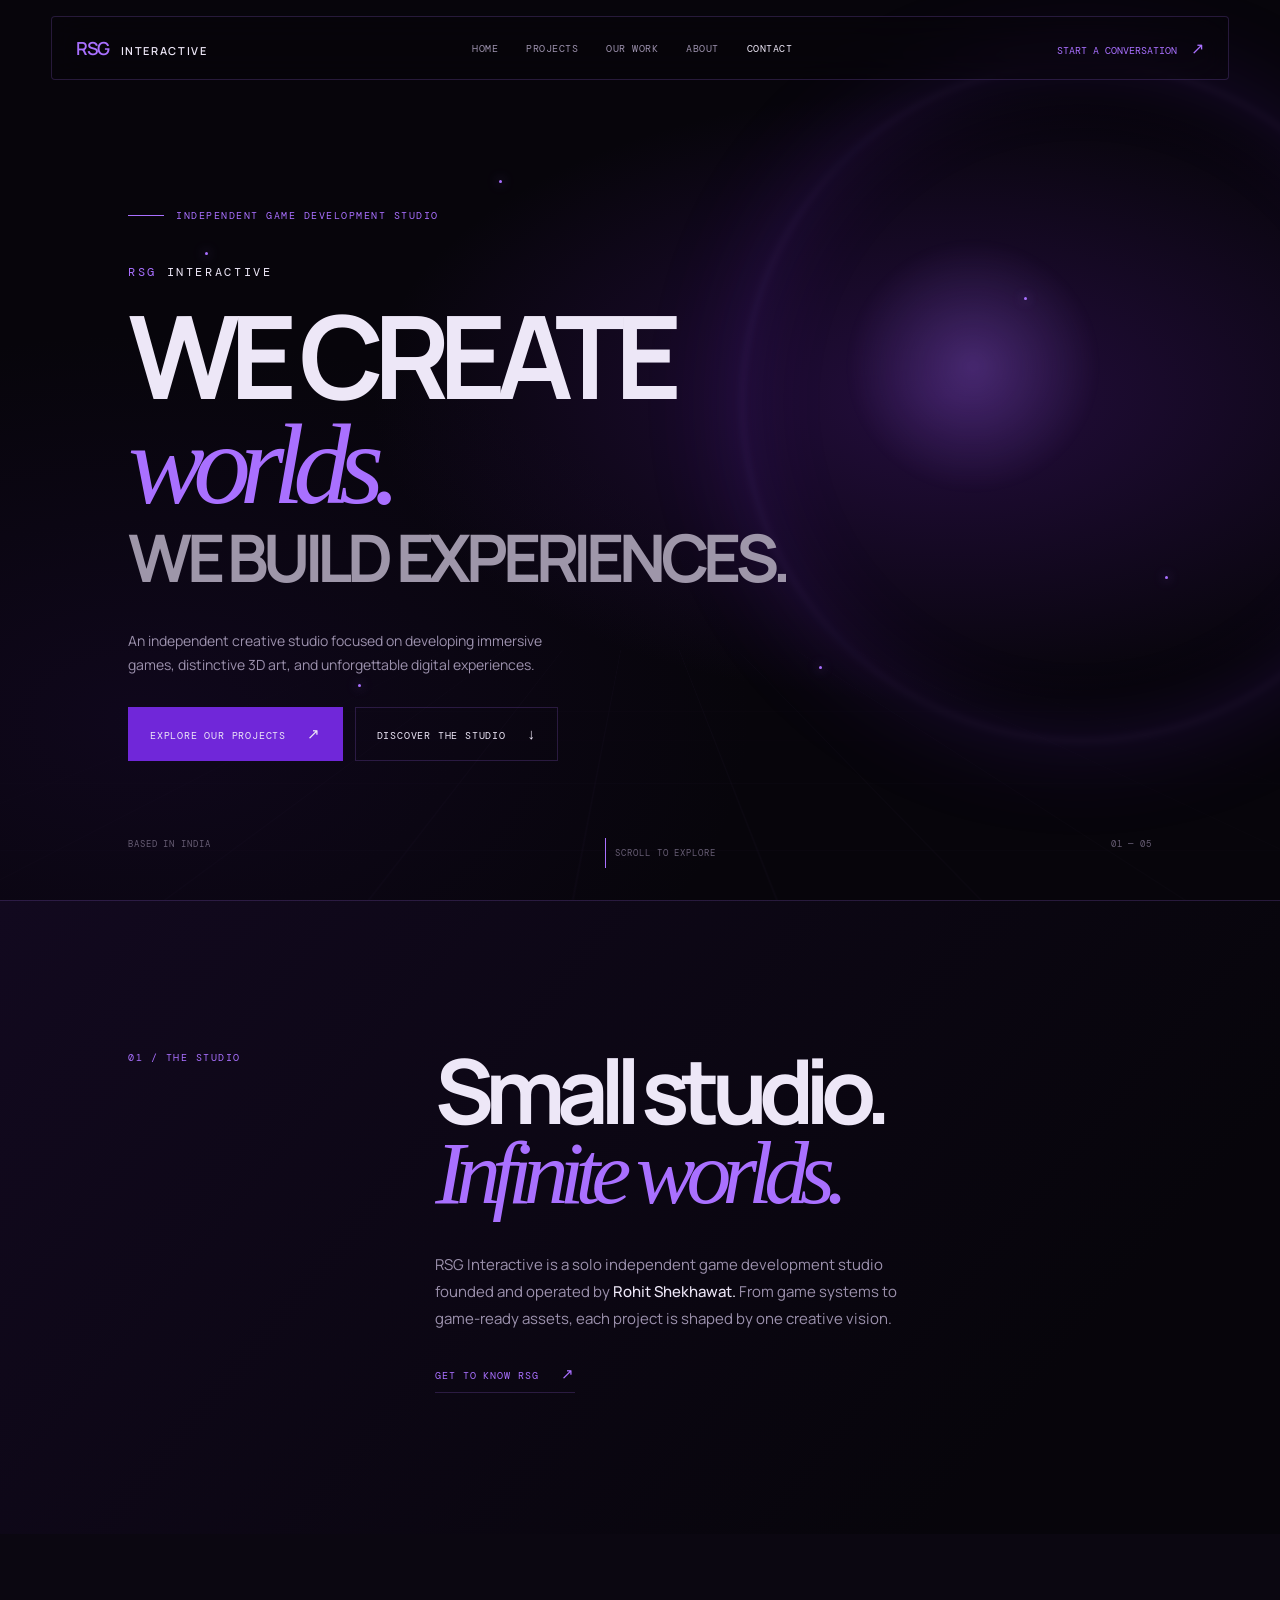
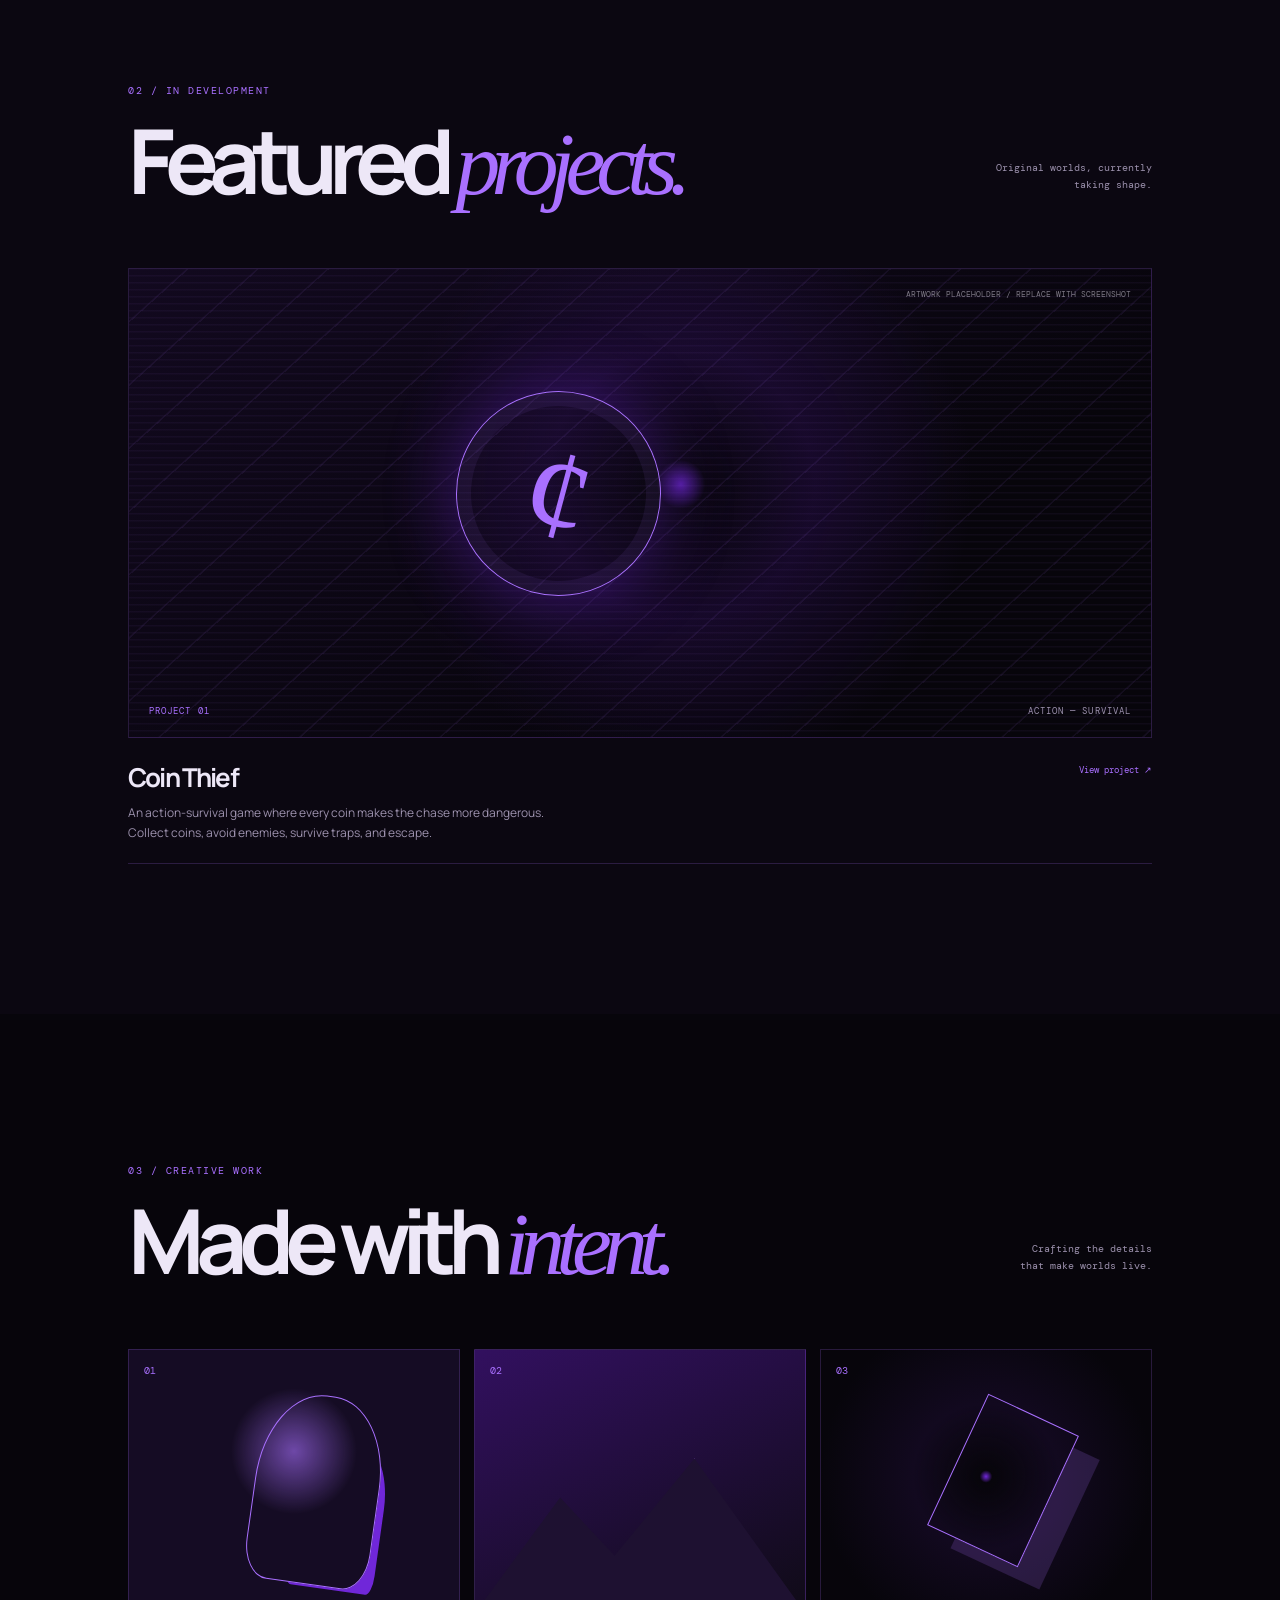
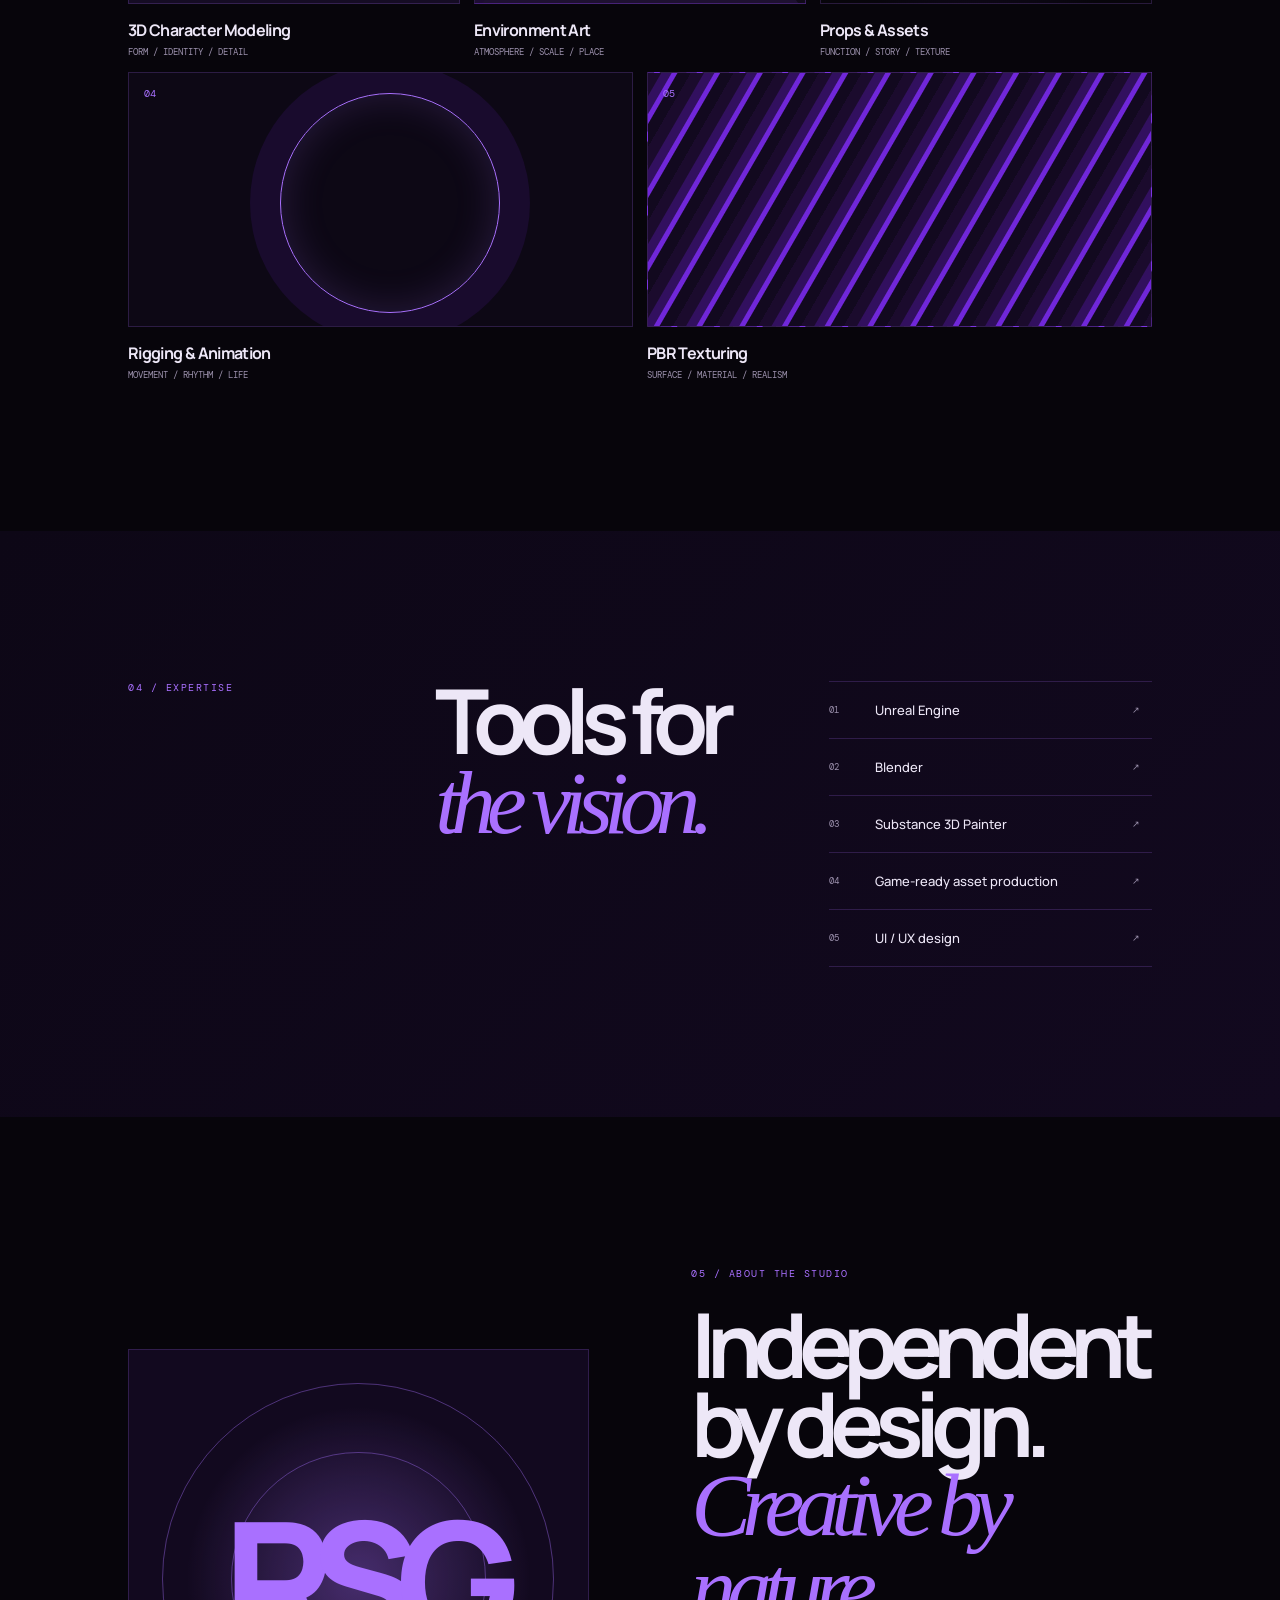
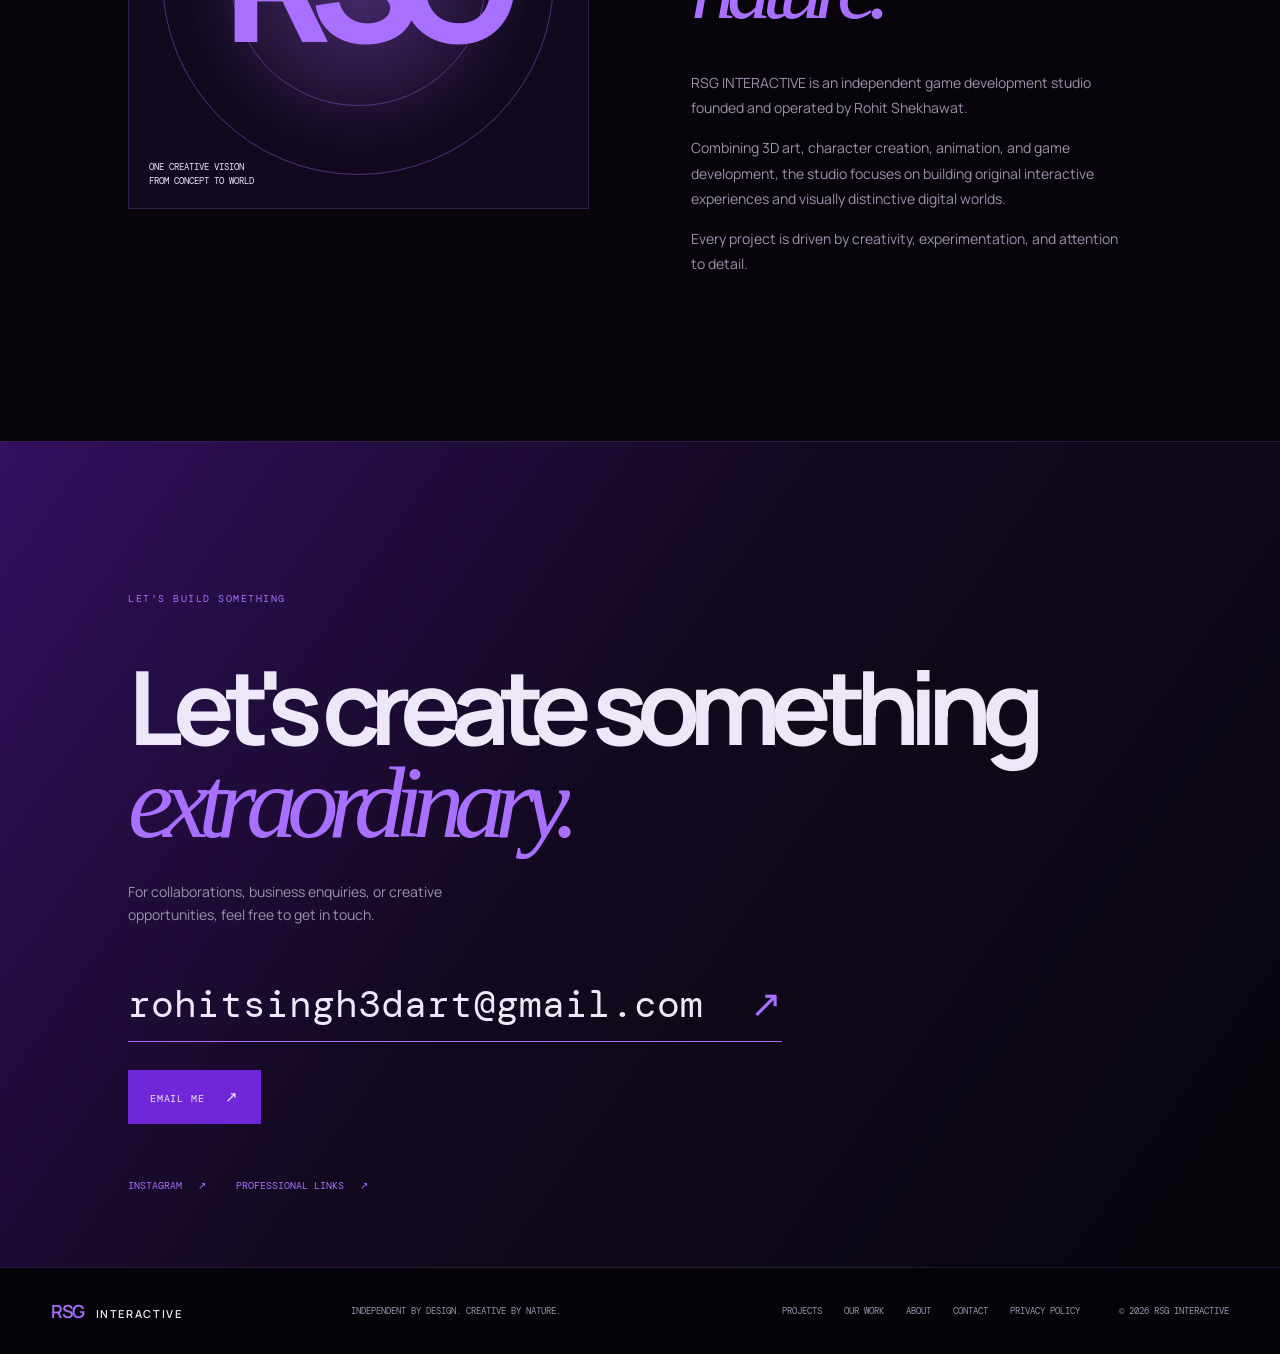
<file: index.html>
<!doctype html>
<html lang="en">
<head>
  <meta charset="utf-8">
  <meta name="viewport" content="width=device-width, initial-scale=1">
  <meta name="description" content="RSG Interactive is Rohit Shekhawat's independent game development studio creating immersive games, distinctive 3D art, and unforgettable digital experiences.">
  <meta name="theme-color" content="#07050b">
  <title>RSG Interactive — We Create Worlds</title>
  <link rel="preconnect" href="https://fonts.googleapis.com">
  <link rel="preconnect" href="https://fonts.gstatic.com" crossorigin>
  <link href="https://fonts.googleapis.com/css2?family=DM+Mono:wght@400;500&family=Manrope:wght@400;500;600;700;800&display=swap" rel="stylesheet">
  <link rel="stylesheet" href="style.css">
</head>
<body>
  <div class="cursor-glow" aria-hidden="true"></div>
  <header class="site-header" id="home">
    <a class="brand" href="#home" aria-label="RSG Interactive home"><span>RSG</span> INTERACTIVE</a>
    <nav class="site-nav" aria-label="Primary navigation">
      <a class="active" href="#home">Home</a><a href="#projects">Projects</a><a href="#work">Our Work</a><a href="#about">About</a><a href="#contact">Contact</a>
    </nav>
    <a class="nav-contact" href="#contact">Start a conversation <span>↗</span></a>
    <button class="menu-toggle" type="button" aria-label="Open navigation" aria-expanded="false"><i></i><i></i></button>
  </header>

  <main>
    <section class="hero">
      <div class="orb orb-one"></div><div class="orb orb-two"></div><div class="hero-grid"></div>
      <div class="particles" aria-hidden="true"><i></i><i></i><i></i><i></i><i></i><i></i></div>
      <div class="hero-copy reveal">
        <p class="kicker"><span></span> Independent game development studio</p>
        <p class="hero-brand">RSG <b>INTERACTIVE</b></p>
        <h1>We create<br><em>worlds.</em><br><span>We build experiences.</span></h1>
        <p class="hero-lede">An independent creative studio focused on developing immersive games, distinctive 3D art, and unforgettable digital experiences.</p>
        <div class="hero-actions"><a class="button button-primary" href="#projects">Explore our projects <span>↗</span></a><a class="button button-ghost" href="#about">Discover the studio <span>↓</span></a></div>
      </div>
      <div class="hero-meta"><span>Based in India</span><span class="scroll-note"><i></i> Scroll to explore</span><span>01 — 05</span></div>
    </section>

    <section class="intro section-wrap">
      <div class="section-tag">01 / The studio</div>
      <div class="intro-content"><h2>Small studio.<br><em>Infinite worlds.</em></h2><p>RSG Interactive is a solo independent game development studio founded and operated by <strong>Rohit Shekhawat.</strong> From game systems to game-ready assets, each project is shaped by one creative vision.</p><a class="arrow-link" href="#about">Get to know RSG <span>↗</span></a></div>
    </section>

    <section class="projects section-wrap" id="projects">
      <div class="section-head"><div><div class="section-tag">02 / In development</div><h2>Featured <em>projects.</em></h2></div><p>Original worlds, currently<br>taking shape.</p></div>
      <div class="project-grid">
        <article class="project-card project-coin reveal">
          <div class="project-image placeholder-coin"><span class="placeholder-label">Artwork placeholder / replace with screenshot</span><div class="coin-symbol">¢</div><div class="scan-lines"></div><span class="project-index">PROJECT 01</span><span class="project-type">ACTION — SURVIVAL</span></div>
          <div class="project-caption"><div><h3>Coin Thief</h3><p>An action-survival game where every coin makes the chase more dangerous. Collect coins, avoid enemies, survive traps, and escape.</p></div><span class="project-link">View project ↗</span></div>
        </article>
      </div>
    </section>

    <section class="work section-wrap" id="work">
      <div class="section-head"><div><div class="section-tag">03 / Creative work</div><h2>Made with <em>intent.</em></h2></div><p>Crafting the details<br>that make worlds live.</p></div>
      <div class="work-grid">
        <article class="work-tile tile-character"><div class="tile-art"><span>01</span><div class="wire-figure"></div></div><h3>3D Character Modeling</h3><p>Form / identity / detail</p></article>
        <article class="work-tile tile-environment"><div class="tile-art"><span>02</span><div class="mountain-art"></div></div><h3>Environment Art</h3><p>Atmosphere / scale / place</p></article>
        <article class="work-tile tile-props"><div class="tile-art"><span>03</span><div class="prop-art"></div></div><h3>Props & Assets</h3><p>Function / story / texture</p></article>
        <article class="work-tile tile-animation"><div class="tile-art"><span>04</span><div class="orbit-art"></div></div><h3>Rigging & Animation</h3><p>Movement / rhythm / life</p></article>
        <article class="work-tile tile-texture"><div class="tile-art"><span>05</span><div class="texture-art"></div></div><h3>PBR Texturing</h3><p>Surface / material / realism</p></article>
      </div>
    </section>

    <section class="expertise section-wrap">
      <div class="section-tag">04 / Expertise</div><div class="expertise-content"><h2>Tools for<br><em>the vision.</em></h2><div class="skill-list"><div><span>01</span><b>Unreal Engine</b><i>↗</i></div><div><span>02</span><b>Blender</b><i>↗</i></div><div><span>03</span><b>Substance 3D Painter</b><i>↗</i></div><div><span>04</span><b>Game-ready asset production</b><i>↗</i></div><div><span>05</span><b>UI / UX design</b><i>↗</i></div></div></div>
    </section>

    <section class="about section-wrap" id="about"><div class="about-visual"><span>RSG</span><small>ONE CREATIVE VISION<br>FROM CONCEPT TO WORLD</small></div><div class="about-copy"><div class="section-tag">05 / About the studio</div><h2>Independent by design.<br><em>Creative by nature.</em></h2><p>RSG INTERACTIVE is an independent game development studio founded and operated by Rohit Shekhawat.</p><p>Combining 3D art, character creation, animation, and game development, the studio focuses on building original interactive experiences and visually distinctive digital worlds.</p><p>Every project is driven by creativity, experimentation, and attention to detail.</p></div></section>

    <section class="contact" id="contact"><div class="section-tag">Let’s build something</div><h2>Let's create something<br><em>extraordinary.</em></h2><p>For collaborations, business enquiries, or creative opportunities, feel free to get in touch.</p><a class="contact-email" href="mailto:rohitsingh3dart@gmail.com">rohitsingh3dart@gmail.com <span>↗</span></a><a class="button button-contact" href="mailto:rohitsingh3dart@gmail.com">Email Me <span>↗</span></a><div class="socials"><a href="https://www.instagram.com/gamedev_rohit/" target="_blank" rel="noreferrer">Instagram <span>↗</span></a><a href="#contact">Professional links <span>↗</span></a></div></section>
  </main>
  <footer class="footer"><a class="brand" href="#home"><span>RSG</span> INTERACTIVE</a><p>Independent by Design. Creative by Nature.</p><nav aria-label="Footer navigation"><a href="#projects">Projects</a><a href="#work">Our Work</a><a href="#about">About</a><a href="#contact">Contact</a><a href="privacy-policy.html">Privacy policy</a></nav><small>© <span id="year"></span> RSG INTERACTIVE</small></footer>
  <script src="script.js"></script>
</body>
</html>
</file>
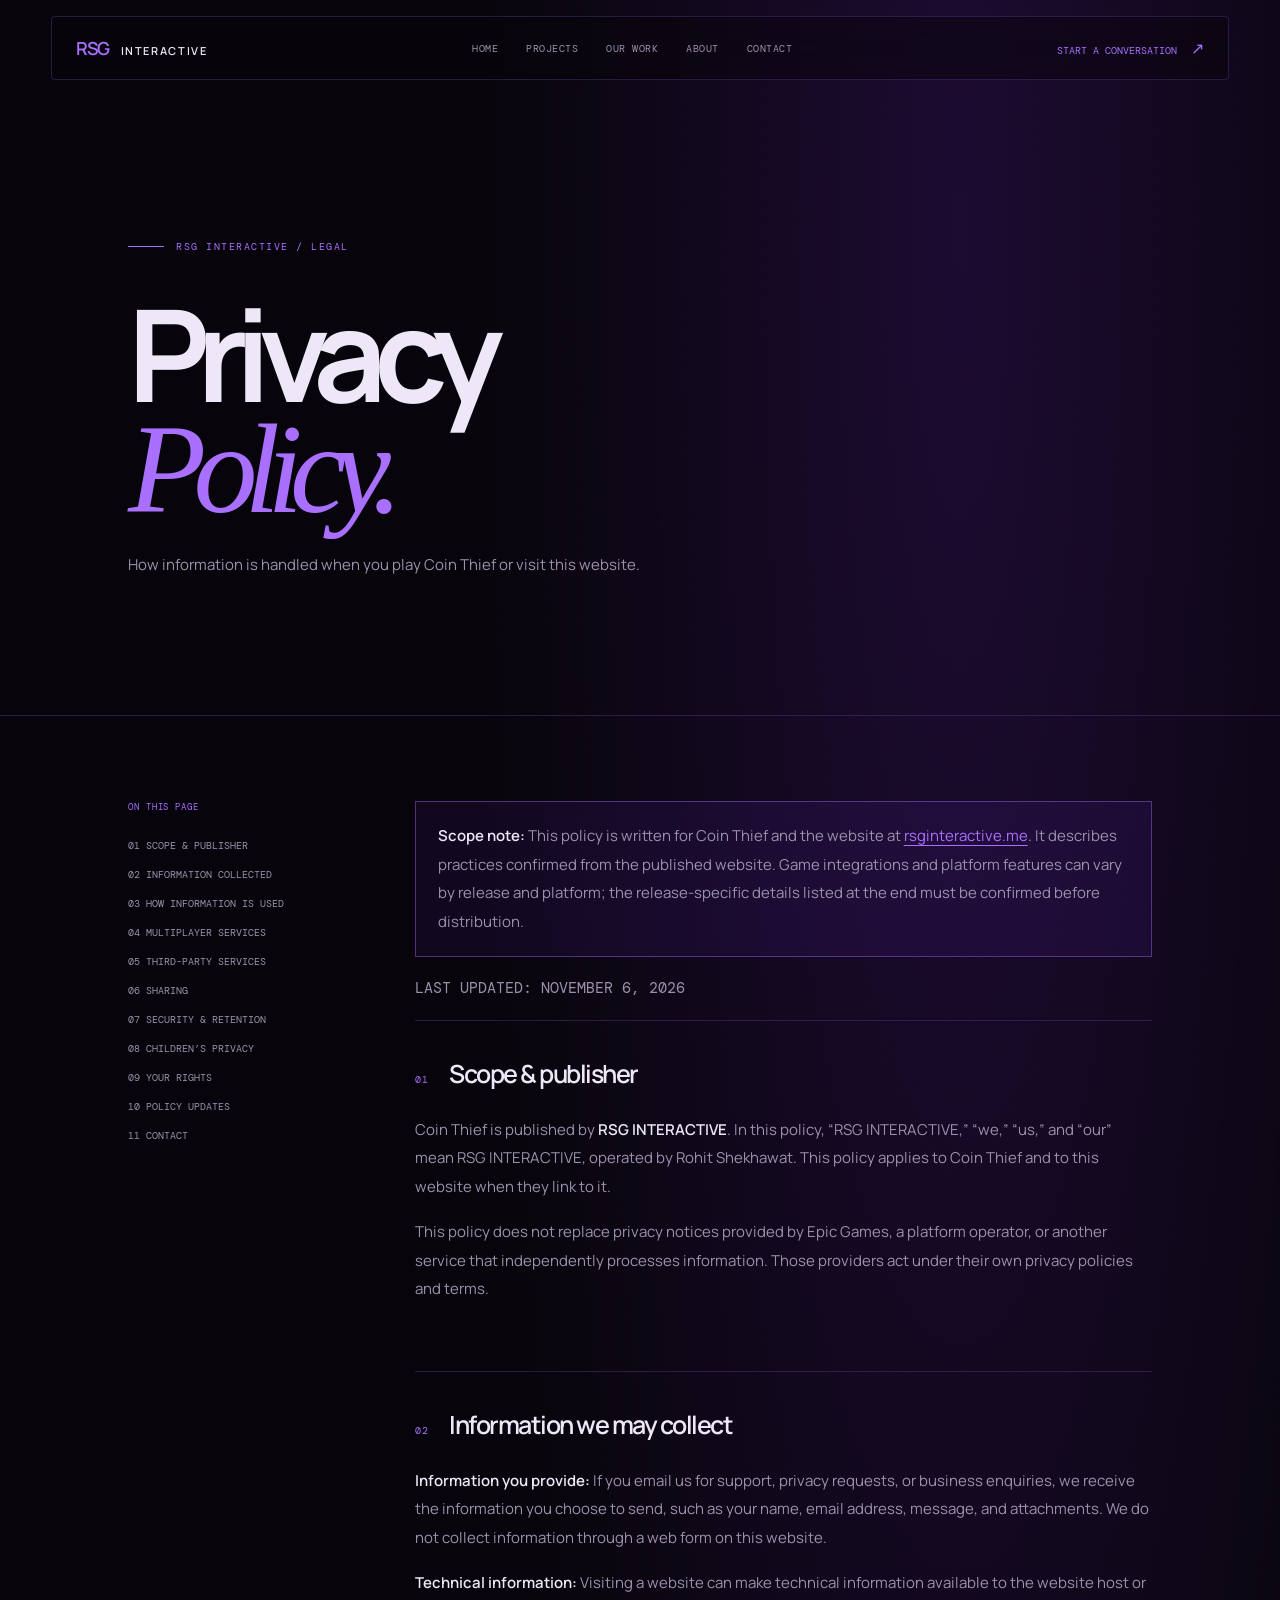
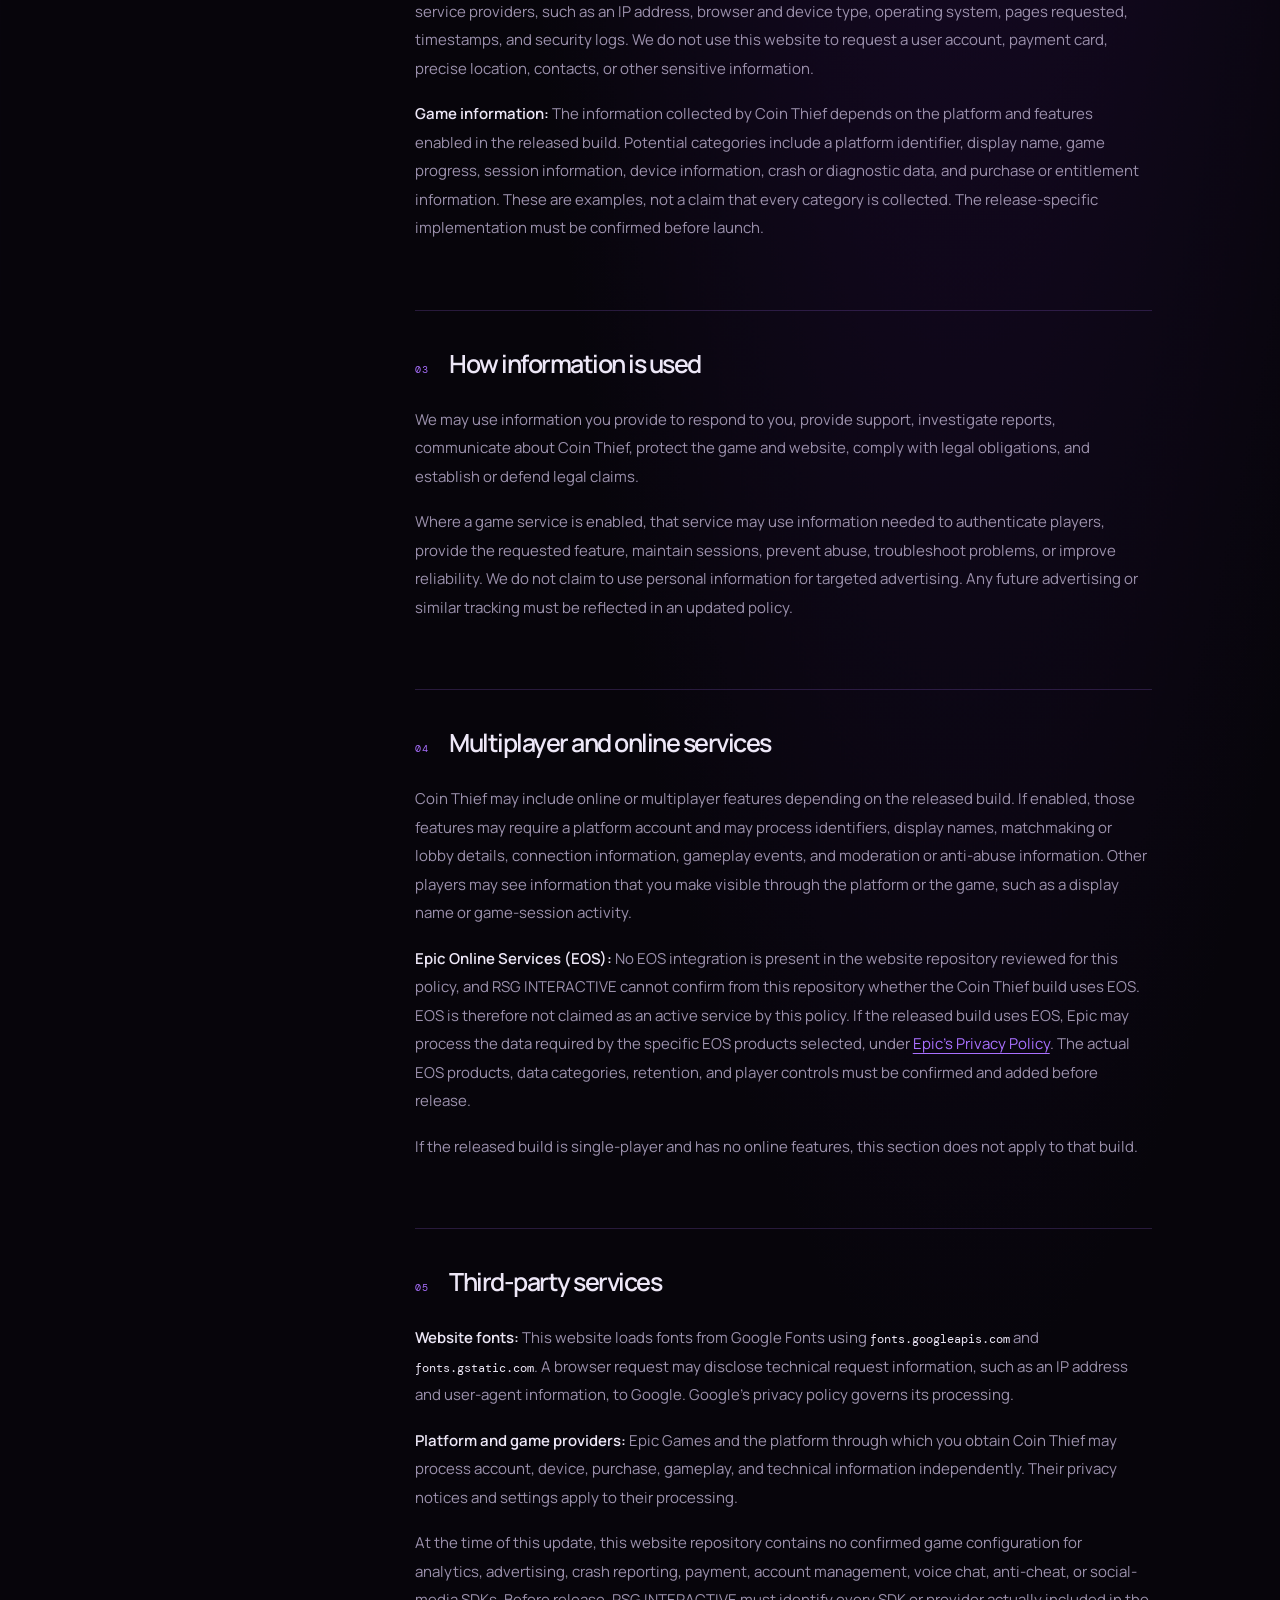
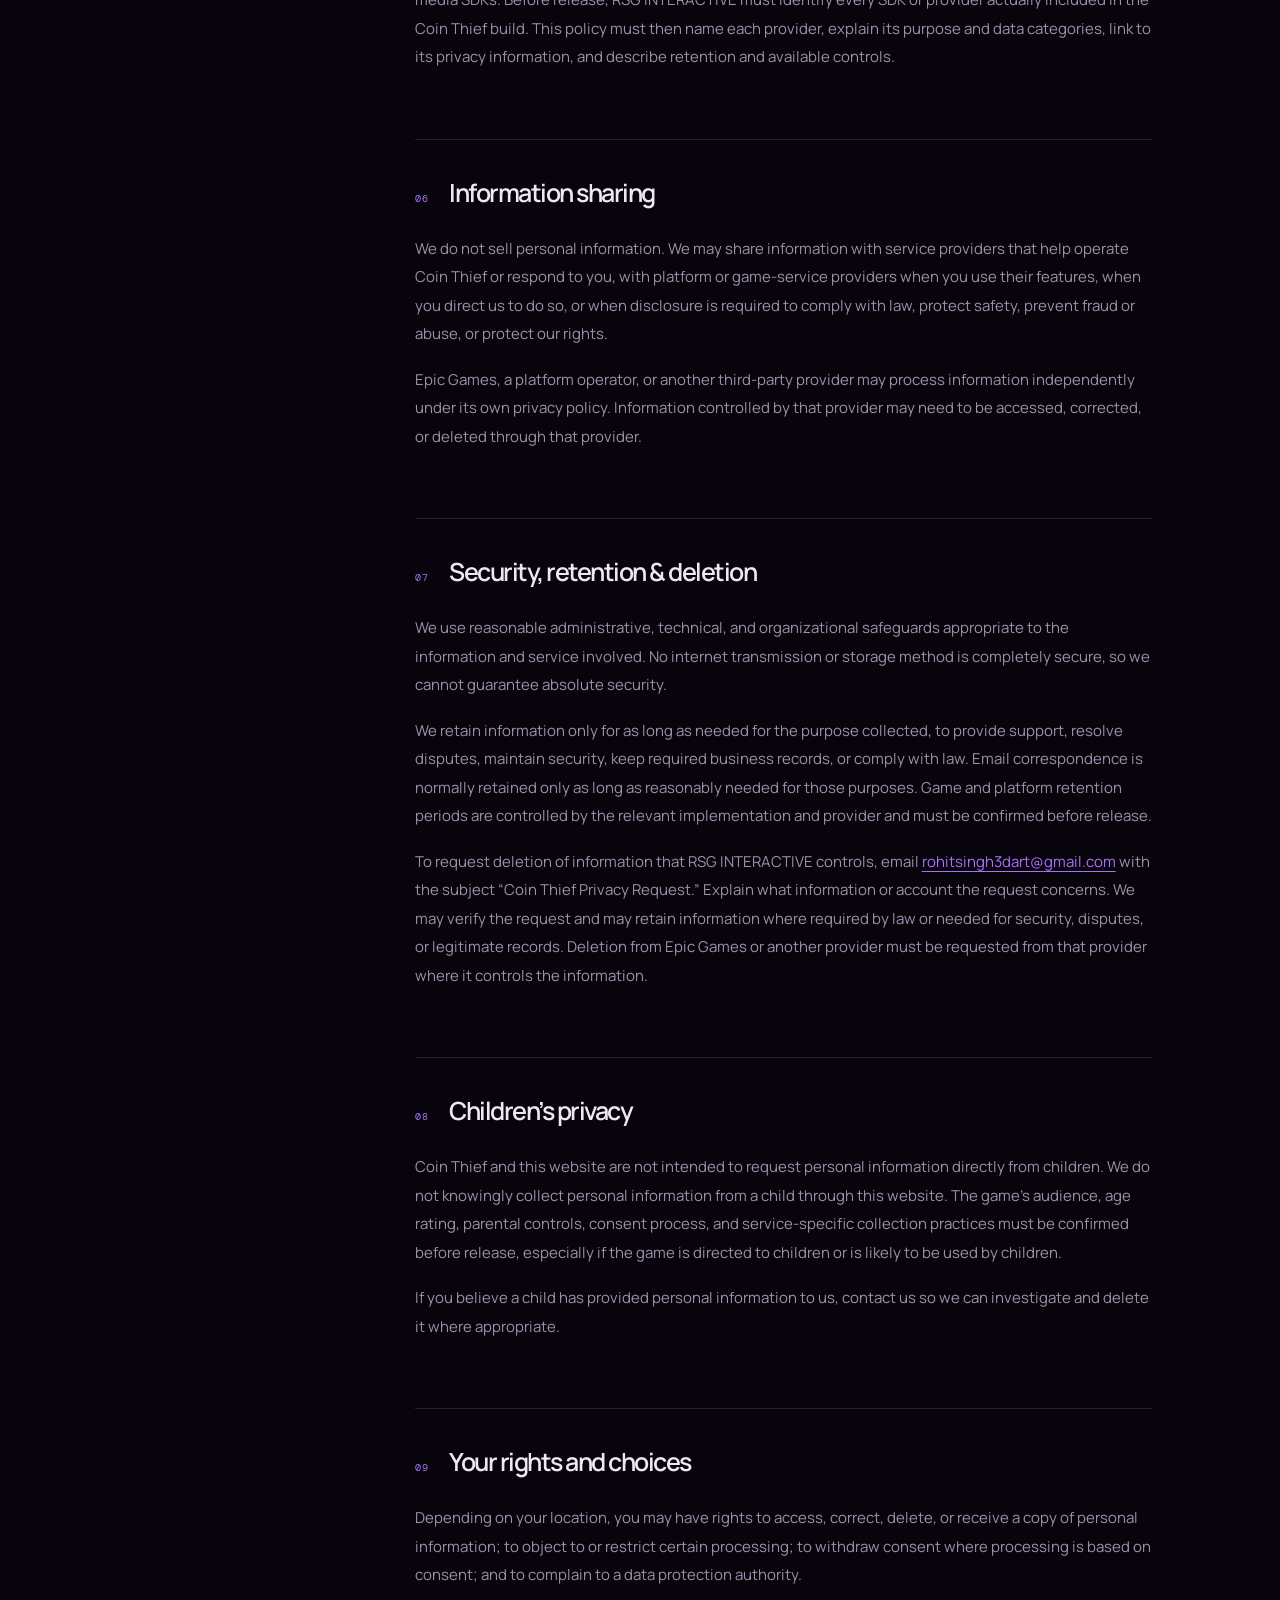
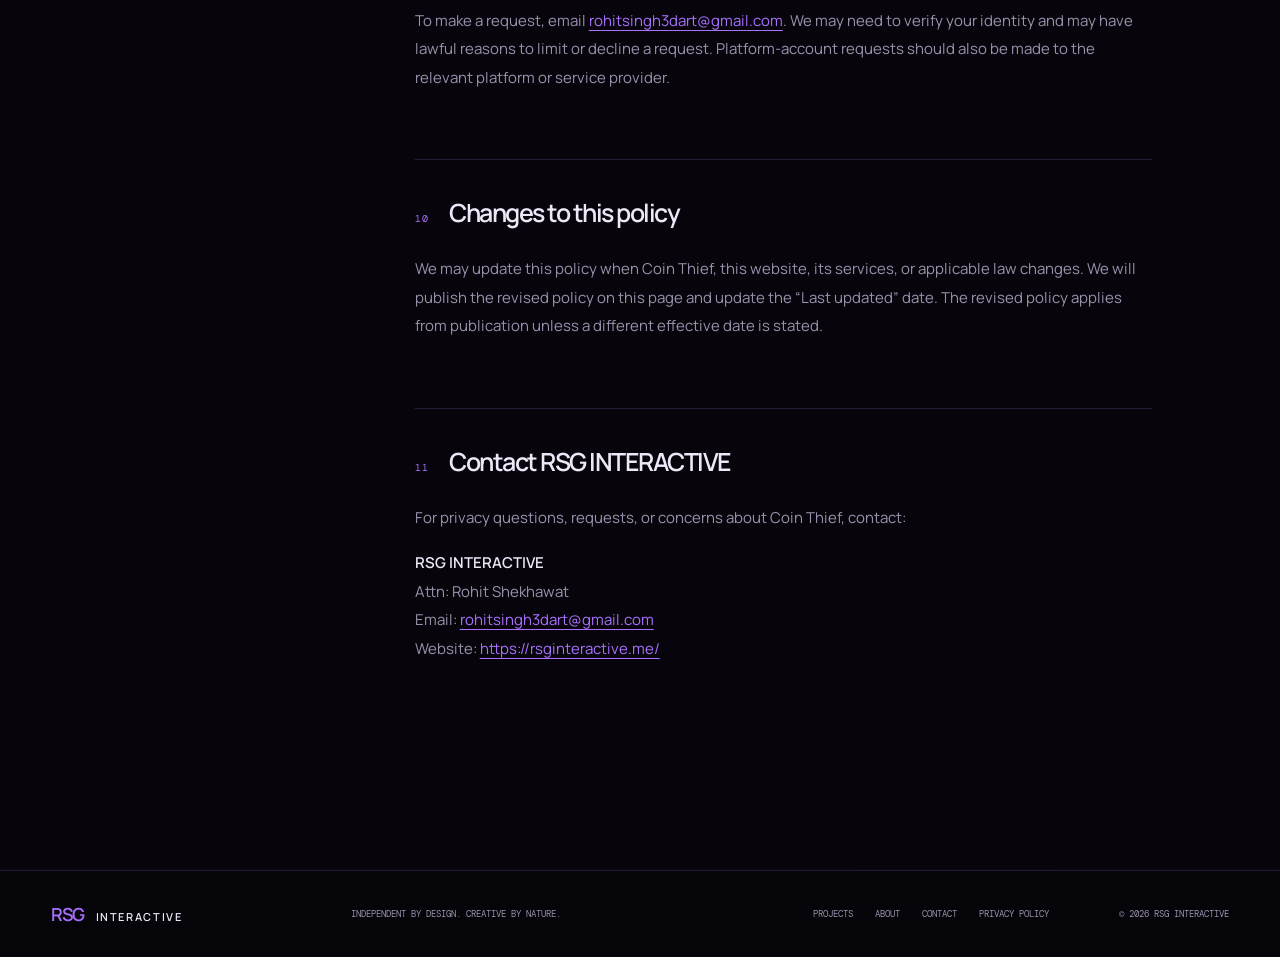
<file: privacy-policy.html>
<!doctype html>
<html lang="en">
<head>
  <meta charset="utf-8">
  <meta name="viewport" content="width=device-width, initial-scale=1">
  <meta name="description" content="Privacy Policy for Coin Thief, published by RSG INTERACTIVE.">
  <meta name="theme-color" content="#07050b">
  <title>Privacy Policy — Coin Thief | RSG INTERACTIVE</title>
  <link rel="preconnect" href="https://fonts.googleapis.com">
  <link rel="preconnect" href="https://fonts.gstatic.com" crossorigin>
  <link href="https://fonts.googleapis.com/css2?family=DM+Mono:wght@400;500&family=Manrope:wght@400;500;600;700;800&display=swap" rel="stylesheet">
  <link rel="stylesheet" href="style.css">
</head>
<body>
  <header class="site-header" id="home">
    <a class="brand" href="index.html" aria-label="RSG Interactive home"><span>RSG</span> INTERACTIVE</a>
    <nav class="site-nav" aria-label="Primary navigation">
      <a href="index.html">Home</a><a href="index.html#projects">Projects</a><a href="index.html#work">Our Work</a><a href="index.html#about">About</a><a href="index.html#contact">Contact</a>
    </nav>
    <a class="nav-contact" href="index.html#contact">Start a conversation <span>↗</span></a>
    <button class="menu-toggle" type="button" aria-label="Open navigation" aria-expanded="false"><i></i><i></i></button>
  </header>

  <main class="privacy-page">
    <section class="privacy-hero">
      <p class="kicker"><span></span> RSG INTERACTIVE / Legal</p>
      <h1>Privacy<br><em>Policy.</em></h1>
      <p>How information is handled when you play Coin Thief or visit this website.</p>
    </section>
    <div class="privacy-layout">
      <aside class="privacy-index">
        <span>On this page</span>
        <a href="#scope">01 Scope & publisher</a>
        <a href="#collection">02 Information collected</a>
        <a href="#use">03 How information is used</a>
        <a href="#multiplayer">04 Multiplayer services</a>
        <a href="#third-parties">05 Third-party services</a>
        <a href="#sharing">06 Sharing</a>
        <a href="#security">07 Security & retention</a>
        <a href="#children">08 Children’s privacy</a>
        <a href="#rights">09 Your rights</a>
        <a href="#changes">10 Policy updates</a>
        <a href="#contact">11 Contact</a>
      </aside>
      <article class="privacy-copy">
        <p class="policy-note"><strong>Scope note:</strong> This policy is written for Coin Thief and the website at <a href="https://rsginteractive.me/">rsginteractive.me</a>. It describes practices confirmed from the published website. Game integrations and platform features can vary by release and platform; the release-specific details listed at the end must be confirmed before distribution.</p>
        <p class="last-updated">Last updated: November 6, 2026</p>

        <section id="scope">
          <h2>01 <span>Scope & publisher</span></h2>
          <p>Coin Thief is published by <strong>RSG INTERACTIVE</strong>. In this policy, “RSG INTERACTIVE,” “we,” “us,” and “our” mean RSG INTERACTIVE, operated by Rohit Shekhawat. This policy applies to Coin Thief and to this website when they link to it.</p>
          <p>This policy does not replace privacy notices provided by Epic Games, a platform operator, or another service that independently processes information. Those providers act under their own privacy policies and terms.</p>
        </section>

        <section id="collection">
          <h2>02 <span>Information we may collect</span></h2>
          <p><strong>Information you provide:</strong> If you email us for support, privacy requests, or business enquiries, we receive the information you choose to send, such as your name, email address, message, and attachments. We do not collect information through a web form on this website.</p>
          <p><strong>Technical information:</strong> Visiting a website can make technical information available to the website host or service providers, such as an IP address, browser and device type, operating system, pages requested, timestamps, and security logs. We do not use this website to request a user account, payment card, precise location, contacts, or other sensitive information.</p>
          <p><strong>Game information:</strong> The information collected by Coin Thief depends on the platform and features enabled in the released build. Potential categories include a platform identifier, display name, game progress, session information, device information, crash or diagnostic data, and purchase or entitlement information. These are examples, not a claim that every category is collected. The release-specific implementation must be confirmed before launch.</p>
        </section>

        <section id="use">
          <h2>03 <span>How information is used</span></h2>
          <p>We may use information you provide to respond to you, provide support, investigate reports, communicate about Coin Thief, protect the game and website, comply with legal obligations, and establish or defend legal claims.</p>
          <p>Where a game service is enabled, that service may use information needed to authenticate players, provide the requested feature, maintain sessions, prevent abuse, troubleshoot problems, or improve reliability. We do not claim to use personal information for targeted advertising. Any future advertising or similar tracking must be reflected in an updated policy.</p>
        </section>

        <section id="multiplayer">
          <h2>04 <span>Multiplayer and online services</span></h2>
          <p>Coin Thief may include online or multiplayer features depending on the released build. If enabled, those features may require a platform account and may process identifiers, display names, matchmaking or lobby details, connection information, gameplay events, and moderation or anti-abuse information. Other players may see information that you make visible through the platform or the game, such as a display name or game-session activity.</p>
          <p><strong>Epic Online Services (EOS):</strong> No EOS integration is present in the website repository reviewed for this policy, and RSG INTERACTIVE cannot confirm from this repository whether the Coin Thief build uses EOS. EOS is therefore not claimed as an active service by this policy. If the released build uses EOS, Epic may process the data required by the specific EOS products selected, under <a href="https://legal.epicgames.com/epicgames/privacy-policy">Epic’s Privacy Policy</a>. The actual EOS products, data categories, retention, and player controls must be confirmed and added before release.</p>
          <p>If the released build is single-player and has no online features, this section does not apply to that build.</p>
        </section>

        <section id="third-parties">
          <h2>05 <span>Third-party services</span></h2>
          <p><strong>Website fonts:</strong> This website loads fonts from Google Fonts using <code>fonts.googleapis.com</code> and <code>fonts.gstatic.com</code>. A browser request may disclose technical request information, such as an IP address and user-agent information, to Google. Google’s privacy policy governs its processing.</p>
          <p><strong>Platform and game providers:</strong> Epic Games and the platform through which you obtain Coin Thief may process account, device, purchase, gameplay, and technical information independently. Their privacy notices and settings apply to their processing.</p>
          <p>At the time of this update, this website repository contains no confirmed game configuration for analytics, advertising, crash reporting, payment, account management, voice chat, anti-cheat, or social-media SDKs. Before release, RSG INTERACTIVE must identify every SDK or provider actually included in the Coin Thief build. This policy must then name each provider, explain its purpose and data categories, link to its privacy information, and describe retention and available controls.</p>
        </section>

        <section id="sharing">
          <h2>06 <span>Information sharing</span></h2>
          <p>We do not sell personal information. We may share information with service providers that help operate Coin Thief or respond to you, with platform or game-service providers when you use their features, when you direct us to do so, or when disclosure is required to comply with law, protect safety, prevent fraud or abuse, or protect our rights.</p>
          <p>Epic Games, a platform operator, or another third-party provider may process information independently under its own privacy policy. Information controlled by that provider may need to be accessed, corrected, or deleted through that provider.</p>
        </section>

        <section id="security">
          <h2>07 <span>Security, retention & deletion</span></h2>
          <p>We use reasonable administrative, technical, and organizational safeguards appropriate to the information and service involved. No internet transmission or storage method is completely secure, so we cannot guarantee absolute security.</p>
          <p>We retain information only for as long as needed for the purpose collected, to provide support, resolve disputes, maintain security, keep required business records, or comply with law. Email correspondence is normally retained only as long as reasonably needed for those purposes. Game and platform retention periods are controlled by the relevant implementation and provider and must be confirmed before release.</p>
          <p>To request deletion of information that RSG INTERACTIVE controls, email <a href="mailto:rohitsingh3dart@gmail.com?subject=Coin%20Thief%20Privacy%20Request">rohitsingh3dart@gmail.com</a> with the subject “Coin Thief Privacy Request.” Explain what information or account the request concerns. We may verify the request and may retain information where required by law or needed for security, disputes, or legitimate records. Deletion from Epic Games or another provider must be requested from that provider where it controls the information.</p>
        </section>

        <section id="children">
          <h2>08 <span>Children’s privacy</span></h2>
          <p>Coin Thief and this website are not intended to request personal information directly from children. We do not knowingly collect personal information from a child through this website. The game’s audience, age rating, parental controls, consent process, and service-specific collection practices must be confirmed before release, especially if the game is directed to children or is likely to be used by children.</p>
          <p>If you believe a child has provided personal information to us, contact us so we can investigate and delete it where appropriate.</p>
        </section>

        <section id="rights">
          <h2>09 <span>Your rights and choices</span></h2>
          <p>Depending on your location, you may have rights to access, correct, delete, or receive a copy of personal information; to object to or restrict certain processing; to withdraw consent where processing is based on consent; and to complain to a data protection authority.</p>
          <p>To make a request, email <a href="mailto:rohitsingh3dart@gmail.com">rohitsingh3dart@gmail.com</a>. We may need to verify your identity and may have lawful reasons to limit or decline a request. Platform-account requests should also be made to the relevant platform or service provider.</p>
        </section>

        <section id="changes">
          <h2>10 <span>Changes to this policy</span></h2>
          <p>We may update this policy when Coin Thief, this website, its services, or applicable law changes. We will publish the revised policy on this page and update the “Last updated” date. The revised policy applies from publication unless a different effective date is stated.</p>
        </section>

        <section id="contact">
          <h2>11 <span>Contact RSG INTERACTIVE</span></h2>
          <p>For privacy questions, requests, or concerns about Coin Thief, contact:</p>
          <p><strong>RSG INTERACTIVE</strong><br>Attn: Rohit Shekhawat<br>Email: <a href="mailto:rohitsingh3dart@gmail.com">rohitsingh3dart@gmail.com</a><br>Website: <a href="https://rsginteractive.me/">https://rsginteractive.me/</a></p>
        </section>
      </article>
    </div>
  </main>
  <footer class="footer"><a class="brand" href="index.html"><span>RSG</span> INTERACTIVE</a><p>Independent by Design. Creative by Nature.</p><nav aria-label="Footer navigation"><a href="index.html#projects">Projects</a><a href="index.html#about">About</a><a href="index.html#contact">Contact</a><a href="privacy-policy.html">Privacy policy</a></nav><small>© <span id="year"></span> RSG INTERACTIVE</small></footer>
  <script src="script.js"></script>
</body>
</html>
</file>
<file: style.css>
:root{--black:#07050b;--plum:#12091f;--purple:#32105f;--violet:#7027d9;--lav:#a970ff;--white:#ede7f7;--muted:#9c91ad;--line:rgba(169,112,255,.2);--sans:'Manrope',Arial,sans-serif;--mono:'DM Mono',monospace}
*{box-sizing:border-box}html{scroll-behavior:smooth}body{margin:0;background:var(--black);color:var(--white);font-family:var(--sans);overflow-x:hidden}a{color:inherit;text-decoration:none}button{font:inherit}
.cursor-glow{position:fixed;z-index:0;pointer-events:none;width:420px;height:420px;border-radius:50%;background:radial-gradient(circle,rgba(112,39,217,.12),transparent 68%);transform:translate(-50%,-50%);transition:opacity .3s}
.site-header{position:fixed;z-index:20;top:16px;left:4%;right:4%;height:64px;padding:0 24px;display:flex;align-items:center;justify-content:space-between;border:1px solid rgba(169,112,255,.2);border-radius:4px;background:rgba(7,5,11,.45);backdrop-filter:blur(18px);transition:.3s}.site-header.scrolled{background:rgba(18,9,31,.94);border-color:rgba(169,112,255,.35)}
.brand{font-size:11px;letter-spacing:.15em;font-weight:600;white-space:nowrap}.brand span{color:var(--lav);font-size:18px;letter-spacing:-.08em;margin-right:8px}.site-nav{display:flex;gap:28px;font:10px var(--mono);text-transform:uppercase;letter-spacing:.05em}.site-nav a{color:var(--muted);transition:.2s}.site-nav a:hover,.site-nav a.active{color:var(--white)}.nav-contact{font:10px var(--mono);text-transform:uppercase;color:var(--lav)}.nav-contact span{font-size:16px;margin-left:8px}.menu-toggle{display:none;background:none;border:0;padding:8px}.menu-toggle i{display:block;width:23px;border-top:1px solid var(--white);margin:5px}
.hero{min-height:780px;height:100vh;position:relative;display:flex;align-items:center;padding:130px 10vw 70px;overflow:hidden;background:radial-gradient(ellipse at 74% 44%,rgba(75,24,130,.42),transparent 43%),radial-gradient(ellipse at 11% 80%,rgba(49,16,95,.2),transparent 38%),var(--black)}.hero-grid{position:absolute;inset:0;opacity:.22;background-image:linear-gradient(rgba(169,112,255,.11) 1px,transparent 1px),linear-gradient(90deg,rgba(169,112,255,.11) 1px,transparent 1px);background-size:120px 120px;mask-image:linear-gradient(90deg,transparent 0%,black 55%,transparent 100%);transform:perspective(500px) rotateX(55deg) scale(1.7);transform-origin:center bottom}.orb{position:absolute;border-radius:50%;filter:blur(3px);pointer-events:none}.orb-one{width:53vw;height:53vw;right:-11%;top:7%;border:1px solid rgba(169,112,255,.28);box-shadow:0 0 100px rgba(112,39,217,.18),inset 0 0 80px rgba(112,39,217,.16)}.orb-two{width:22vw;height:22vw;right:13%;top:25%;background:radial-gradient(circle,rgba(169,112,255,.28),transparent 63%);animation:pulse 6s ease-in-out infinite}.particles i{position:absolute;width:3px;height:3px;border-radius:50%;background:var(--lav);box-shadow:0 0 12px var(--lav);animation:float 7s ease-in-out infinite}.particles i:nth-child(1){left:16%;top:28%}.particles i:nth-child(2){left:39%;top:20%;animation-delay:2s}.particles i:nth-child(3){left:80%;top:33%;animation-delay:1s}.particles i:nth-child(4){left:64%;top:74%;animation-delay:3s}.particles i:nth-child(5){left:28%;top:76%;animation-delay:4s}.particles i:nth-child(6){left:91%;top:64%;animation-delay:1.5s}
.hero-copy{position:relative;z-index:2;max-width:900px}.kicker,.section-tag{font:10px var(--mono);letter-spacing:.15em;text-transform:uppercase;color:var(--lav)}.kicker{display:flex;align-items:center;gap:12px}.kicker span{width:36px;border-top:1px solid var(--lav)}.hero-brand{font:12px var(--mono);letter-spacing:.22em;margin:42px 0 24px;color:var(--lav)}.hero-brand b{color:var(--white);font-weight:400}.hero h1{font-size:clamp(62px,9vw,145px);line-height:.9;letter-spacing:-.09em;font-weight:700;margin:0;max-width:900px;text-transform:uppercase}.hero h1 em{font-family:Georgia,serif;text-transform:none;font-weight:400;color:var(--lav);letter-spacing:-.1em}.hero h1 span{display:block;font-size:.57em;letter-spacing:-.08em;color:#9e96a9;margin-top:12px}.hero-lede{max-width:420px;color:var(--muted);font-size:14px;line-height:1.7;margin:42px 0 30px}.hero-actions{display:flex;gap:12px}.button{font:10px var(--mono);letter-spacing:.08em;text-transform:uppercase;padding:16px 21px;border:1px solid var(--line);transition:.25s}.button span{font-size:15px;margin-left:14px}.button-primary{background:var(--violet);border-color:var(--violet)}.button-primary:hover{background:var(--lav);color:var(--black)}.button-ghost:hover{background:rgba(169,112,255,.12)}.hero-meta{position:absolute;z-index:2;left:10vw;right:10vw;bottom:32px;display:flex;justify-content:space-between;color:#675d74;font:9px var(--mono);letter-spacing:.1em;text-transform:uppercase}.scroll-note{display:flex;gap:9px;align-items:center}.scroll-note i{width:1px;height:30px;background:var(--lav);display:inline-block}
.section-wrap{padding:150px 10vw;position:relative}.intro{background:linear-gradient(130deg,var(--plum),var(--black) 80%);display:grid;grid-template-columns:30% 70%;border-top:1px solid var(--line)}.intro-content{max-width:750px}.intro h2,.section-head h2,.expertise h2,.about h2{font-size:clamp(52px,7vw,105px);line-height:.88;letter-spacing:-.1em;margin:0 0 38px}.intro h2 em,.section-head h2 em,.expertise h2 em,.about h2 em,.contact h2 em{font-family:Georgia,serif;font-weight:400;color:var(--lav)}.intro-content p{color:var(--muted);font-size:15px;line-height:1.8;max-width:500px;margin:0 0 30px}.intro-content strong{color:var(--white);font-weight:500}.arrow-link{font:10px var(--mono);letter-spacing:.09em;text-transform:uppercase;color:var(--lav);border-bottom:1px solid var(--line);padding-bottom:10px}.arrow-link span{margin-left:15px;font-size:15px}
.projects{background:#0b0711}.section-head{display:flex;justify-content:space-between;align-items:end;margin-bottom:65px}.section-head h2{margin-top:24px;margin-bottom:0}.section-head>p{font:10px var(--mono);line-height:1.7;color:var(--muted);text-align:right}.project-grid{display:grid;grid-template-columns:minmax(0,1fr);gap:22px}.project-image{height:470px;position:relative;overflow:hidden;border:1px solid var(--line);transition:.5s}.project-card:hover .project-image{border-color:var(--lav);box-shadow:0 0 50px rgba(112,39,217,.18)}.placeholder-label{position:absolute;z-index:3;top:20px;right:20px;color:rgba(237,231,247,.5);font:8px var(--mono);text-transform:uppercase}.placeholder-coin{background:radial-gradient(circle at 54% 46%,rgba(112,39,217,.7),transparent 4%,rgba(50,16,95,.35) 22%,transparent 48%),linear-gradient(145deg,#12091f,#07050b 70%)}.placeholder-coin:before{content:'';position:absolute;inset:-20%;background:repeating-linear-gradient(130deg,transparent 0 45px,rgba(169,112,255,.08) 46px 47px);transform:rotate(8deg)}.coin-symbol{position:absolute;z-index:1;left:32%;top:26%;width:205px;height:205px;border:1px solid var(--lav);border-radius:50%;display:grid;place-items:center;color:var(--lav);font:130px Georgia;box-shadow:inset 0 0 0 14px rgba(169,112,255,.08),0 0 70px rgba(112,39,217,.38);transform:rotate(15deg)}.scan-lines{position:absolute;inset:0;background:repeating-linear-gradient(0deg,transparent 0 5px,rgba(169,112,255,.05) 6px 7px)}.project-index,.project-type{position:absolute;bottom:20px;z-index:3;font:9px var(--mono);letter-spacing:.12em}.project-index{left:20px;color:var(--lav)}.project-type{right:20px;color:var(--muted)}.project-caption{display:flex;justify-content:space-between;gap:20px;border-bottom:1px solid var(--line);padding:21px 0}.project-caption h3{margin:0 0 8px;font-size:26px;letter-spacing:-.07em}.project-caption p{color:var(--muted);font-size:12px;line-height:1.6;max-width:440px;margin:0}.project-link{font:9px var(--mono);color:var(--lav);white-space:nowrap;padding-top:5px}
.work{background:var(--black)}.work-grid{display:grid;grid-template-columns:repeat(12,1fr);gap:14px}.work-tile{grid-column:span 4}.work-tile:nth-child(4),.work-tile:nth-child(5){grid-column:span 6}.tile-art{height:255px;position:relative;overflow:hidden;border:1px solid var(--line)}.tile-art>span{position:absolute;z-index:2;top:14px;left:15px;font:10px var(--mono);color:var(--lav)}.work-tile h3{font-size:16px;letter-spacing:-.04em;margin:15px 0 5px}.work-tile p{font:9px var(--mono);color:var(--muted);margin:0;text-transform:uppercase}.tile-character .tile-art{background:radial-gradient(circle at 50% 40%,rgba(169,112,255,.6),transparent 28%),#150c24}.wire-figure{position:absolute;width:125px;height:190px;left:38%;top:18%;border:1px solid var(--lav);border-radius:48% 45% 20% 20%;transform:rotate(8deg);box-shadow:25px 20px 0 -18px #7027d9}.tile-environment .tile-art{background:linear-gradient(155deg,#32105f,#100b18)}.mountain-art{position:absolute;bottom:-13%;left:-5%;width:110%;height:70%;background:#1e1131;clip-path:polygon(0 100%,28% 22%,43% 55%,65% 0,100% 100%);border-top:1px solid var(--lav)}.tile-props .tile-art{background:radial-gradient(circle,#7027d9 0,transparent 3%,#12091f 35%,#07050b 80%)}.prop-art{position:absolute;width:100px;height:145px;border:1px solid var(--lav);left:40%;top:23%;transform:rotate(25deg);box-shadow:30px 12px 0 -1px rgba(169,112,255,.18)}.tile-animation .tile-art{background:#0d0815}.orbit-art{position:absolute;width:220px;height:220px;border:1px solid var(--lav);border-radius:50%;left:30%;top:8%;box-shadow:0 0 0 30px rgba(112,39,217,.12),inset 0 0 40px rgba(169,112,255,.18)}.tile-texture .tile-art{background:repeating-linear-gradient(120deg,#1b0b2d 0 11px,#32105f 12px 20px,#7027d9 21px 25px,#12091f 26px 37px)}
.expertise{display:grid;grid-template-columns:30% 70%;background:linear-gradient(135deg,#0d0716,#12091f)}.expertise-content{display:grid;grid-template-columns:1fr 1fr;gap:10%}.expertise h2{margin:0}.skill-list{border-top:1px solid var(--line)}.skill-list div{display:grid;grid-template-columns:36px 1fr 20px;gap:10px;align-items:center;min-height:57px;border-bottom:1px solid var(--line)}.skill-list span,.skill-list i{font:9px var(--mono);font-style:normal;color:var(--muted)}.skill-list b{font-size:13px;font-weight:500}
.about{display:grid;grid-template-columns:1fr 1fr;gap:10%;align-items:center;background:var(--black)}.about-visual{aspect-ratio:1;max-width:500px;position:relative;display:grid;place-items:center;background:radial-gradient(circle,rgba(169,112,255,.35),transparent 53%),var(--plum);border:1px solid var(--line);overflow:hidden}.about-visual:before,.about-visual:after{content:'';position:absolute;border:1px solid rgba(169,112,255,.4);border-radius:50%;width:85%;aspect-ratio:1}.about-visual:after{width:55%}.about-visual>span{font-size:clamp(80px,13vw,180px);font-weight:800;letter-spacing:-.15em;color:var(--lav);z-index:1}.about-visual small{position:absolute;z-index:2;left:20px;bottom:20px;font:9px var(--mono);line-height:1.6}.about h2{margin:25px 0 42px}.about-copy>p{max-width:440px;color:var(--muted);font-size:14px;line-height:1.8;margin:0 0 15px}
.contact{padding:150px 10vw 75px;background:linear-gradient(125deg,#32105f 0%,#12091f 45%,#07050b 100%);border-top:1px solid var(--line)}.contact h2{font-size:clamp(50px,8vw,120px);line-height:.9;letter-spacing:-.1em;margin:55px 0 30px}.contact>p:not(.section-tag){color:var(--muted);max-width:390px;font-size:14px;line-height:1.7}.contact-email{display:block;width:max-content;max-width:100%;margin-top:52px;padding-bottom:12px;border-bottom:1px solid var(--lav);font:clamp(20px,3vw,38px) var(--mono);color:var(--white);overflow-wrap:anywhere}.contact-email span{color:var(--lav);margin-left:24px}.button-contact{display:inline-block;margin-top:28px;background:var(--violet);border-color:var(--violet)}.button-contact:hover{background:var(--lav);color:var(--black)}.socials{display:flex;gap:30px;margin-top:55px;font:10px var(--mono);text-transform:uppercase;color:var(--lav)}.socials span{margin-left:10px}.footer{display:grid;grid-template-columns:1fr 1.4fr 1.2fr auto;align-items:center;gap:20px;padding:28px 4%;background:#050408;border-top:1px solid var(--line);color:var(--muted)}.footer .brand{color:var(--white)}.footer p,.footer small,.footer nav{font:9px var(--mono);text-transform:uppercase}.footer nav{display:flex;justify-content:center;gap:22px}.footer nav a:hover{color:var(--lav)}
.reveal{opacity:0;transform:translateY(25px);transition:opacity .8s,transform .8s}.reveal.visible{opacity:1;transform:none}@keyframes pulse{50%{transform:scale(1.12);opacity:.7}}@keyframes float{50%{transform:translateY(-20px);opacity:.3}}
@media(max-width:800px){.site-header{left:4%;right:4%;padding:0 16px}.site-nav,.nav-contact{display:none}.menu-toggle{display:block}.site-nav.is-open{display:flex;position:absolute;top:63px;left:-1px;right:-1px;padding:25px;flex-direction:column;gap:22px;background:rgba(18,9,31,.98);border:1px solid var(--line)}.hero{min-height:760px;padding:140px 7vw 70px}.hero h1{font-size:15vw}.hero-lede{font-size:13px}.hero-meta{left:7vw;right:7vw}.section-wrap{padding:95px 7vw}.intro,.expertise,.about{display:block}.intro-content{margin-top:45px}.section-head{display:block}.section-head>p{text-align:left;margin-top:25px}.project-grid{display:block}.project-image{height:370px}.work-grid{display:grid;grid-template-columns:1fr 1fr}.work-tile,.work-tile:nth-child(4),.work-tile:nth-child(5){grid-column:span 1}.tile-art{height:190px}.expertise-content{display:block;margin-top:45px}.expertise h2{margin-bottom:50px}.about-visual{margin-bottom:55px}.contact{padding:95px 7vw 60px}.footer{grid-template-columns:1fr 1fr}.footer p{grid-column:span 2}.footer nav{justify-content:start}.footer small{justify-self:end}}
@media(max-width:500px){.hero-actions{flex-direction:column;align-items:flex-start}.button{width:100%;text-align:center}.hero h1{font-size:17vw}.project-caption{display:block}.project-link{display:block;margin-top:16px}.work-grid{display:block}.work-tile{margin-bottom:28px}.tile-art{height:230px}.footer{display:flex;flex-wrap:wrap}.footer p{width:100%;order:3}.footer nav{order:4;flex-wrap:wrap}.footer small{order:2}.socials{flex-direction:column;gap:16px}}
.privacy-page{padding-top:120px;background:radial-gradient(ellipse at 75% 4%,rgba(75,24,130,.32),transparent 36%),var(--black)}.privacy-hero{padding:110px 10vw 125px;border-bottom:1px solid var(--line)}.privacy-hero h1{font-size:clamp(64px,10vw,145px);line-height:.86;letter-spacing:-.1em;margin:45px 0 30px}.privacy-hero h1 em{font-family:Georgia,serif;color:var(--lav);font-weight:400}.privacy-hero>p:last-child{color:var(--muted);font-size:15px}.privacy-layout{display:grid;grid-template-columns:28% 72%;max-width:1400px;margin:0 auto;padding:85px 10vw 140px}.privacy-index{display:flex;flex-direction:column;align-self:start;position:sticky;top:110px;gap:16px;padding-right:40px}.privacy-index span{font:9px var(--mono);color:var(--lav);text-transform:uppercase;letter-spacing:.1em;margin-bottom:10px}.privacy-index a{font:10px var(--mono);color:var(--muted);text-transform:uppercase;transition:.2s}.privacy-index a:hover{color:var(--white)}.privacy-copy{max-width:760px}.policy-note{border:1px solid rgba(169,112,255,.4);background:rgba(112,39,217,.1);padding:20px 22px;color:#c9bdd8;font-size:13px;line-height:1.7}.policy-note strong{color:var(--lav)}.last-updated{font:10px var(--mono);color:var(--muted);text-transform:uppercase;margin:35px 0 70px}.privacy-copy section{border-top:1px solid var(--line);padding:35px 0 50px;scroll-margin-top:100px}.privacy-copy h2{display:flex;gap:20px;align-items:baseline;color:var(--lav);font:10px var(--mono);letter-spacing:.12em;text-transform:uppercase;margin:0 0 25px}.privacy-copy h2 span{color:var(--white);font:600 25px var(--sans);letter-spacing:-.06em;text-transform:none}.privacy-copy p{color:var(--muted);font-size:15px;line-height:1.9;margin:0 0 17px}.privacy-copy p strong{color:var(--white);font-weight:600}.privacy-copy a{color:var(--lav);text-decoration:underline;text-underline-offset:4px}.privacy-copy code{font:12px var(--mono);color:var(--white);overflow-wrap:anywhere}
@media(max-width:800px){.privacy-page{padding-top:85px}.privacy-hero{padding:85px 7vw 80px}.privacy-layout{display:block;padding:65px 7vw 90px}.privacy-index{position:static;display:grid;grid-template-columns:1fr 1fr;padding:0 0 60px;gap:14px}.privacy-index span{grid-column:span 2}.privacy-copy h2{display:block}.privacy-copy h2 span{display:block;margin-top:12px}.privacy-copy section{padding:30px 0 42px}.footer nav{flex-wrap:wrap}}
</file>
